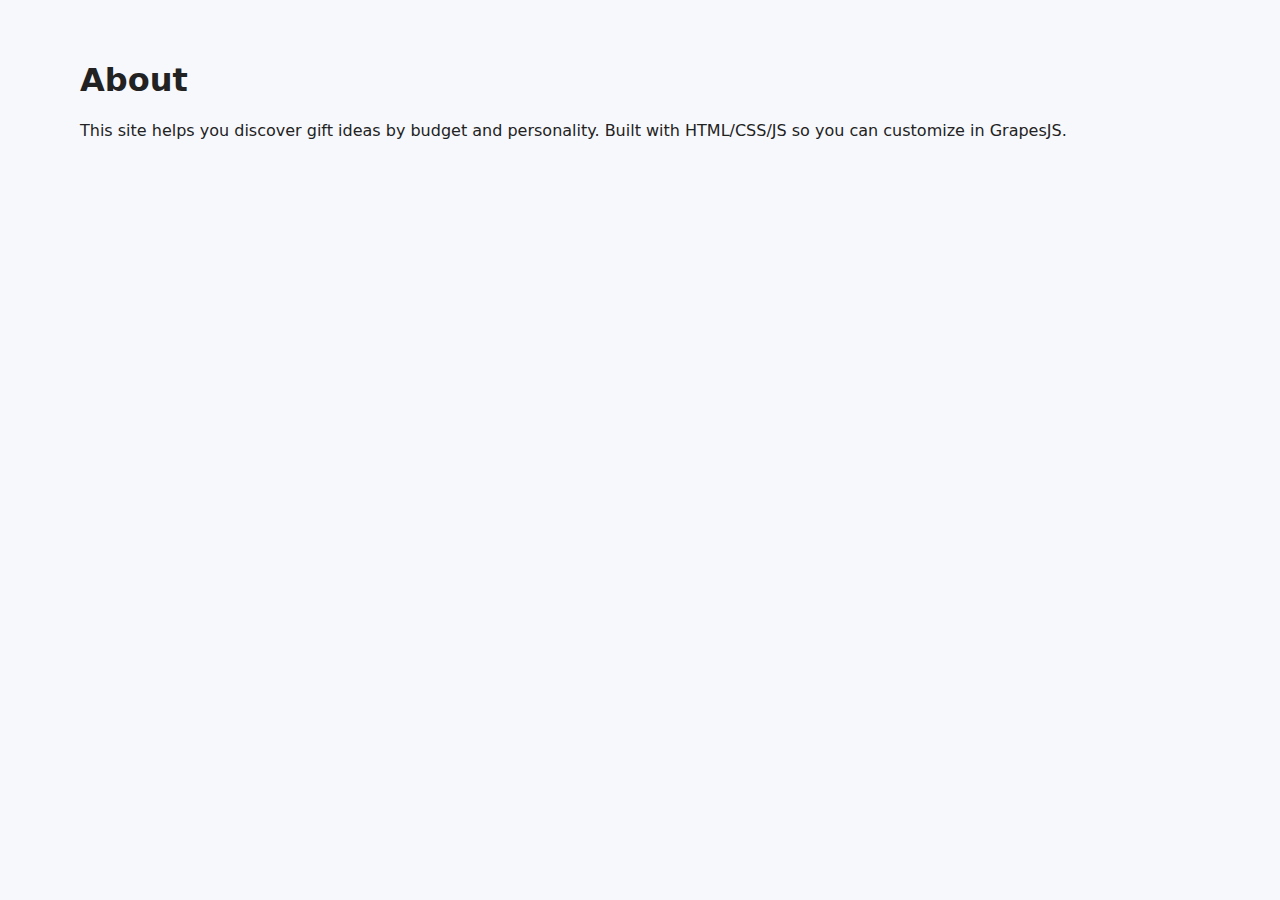
<file: about.html>
<!doctype html>
<html lang="en">
<head>
  <meta charset="utf-8"/>
  <meta name="viewport" content="width=device-width, initial-scale=1"/>
  <title>Gift Finder – About</title>
  <link rel="stylesheet" href="assets/css/styles.css"/>
</head>
<body>
  <main class="container section">
    <h1>About</h1>
    <p>This site helps you discover gift ideas by budget and personality. Built with HTML/CSS/JS so you can customize in GrapesJS.</p>
  </main>

  <script src="assets/js/app.js"></script>
</body>
</html>
</file>
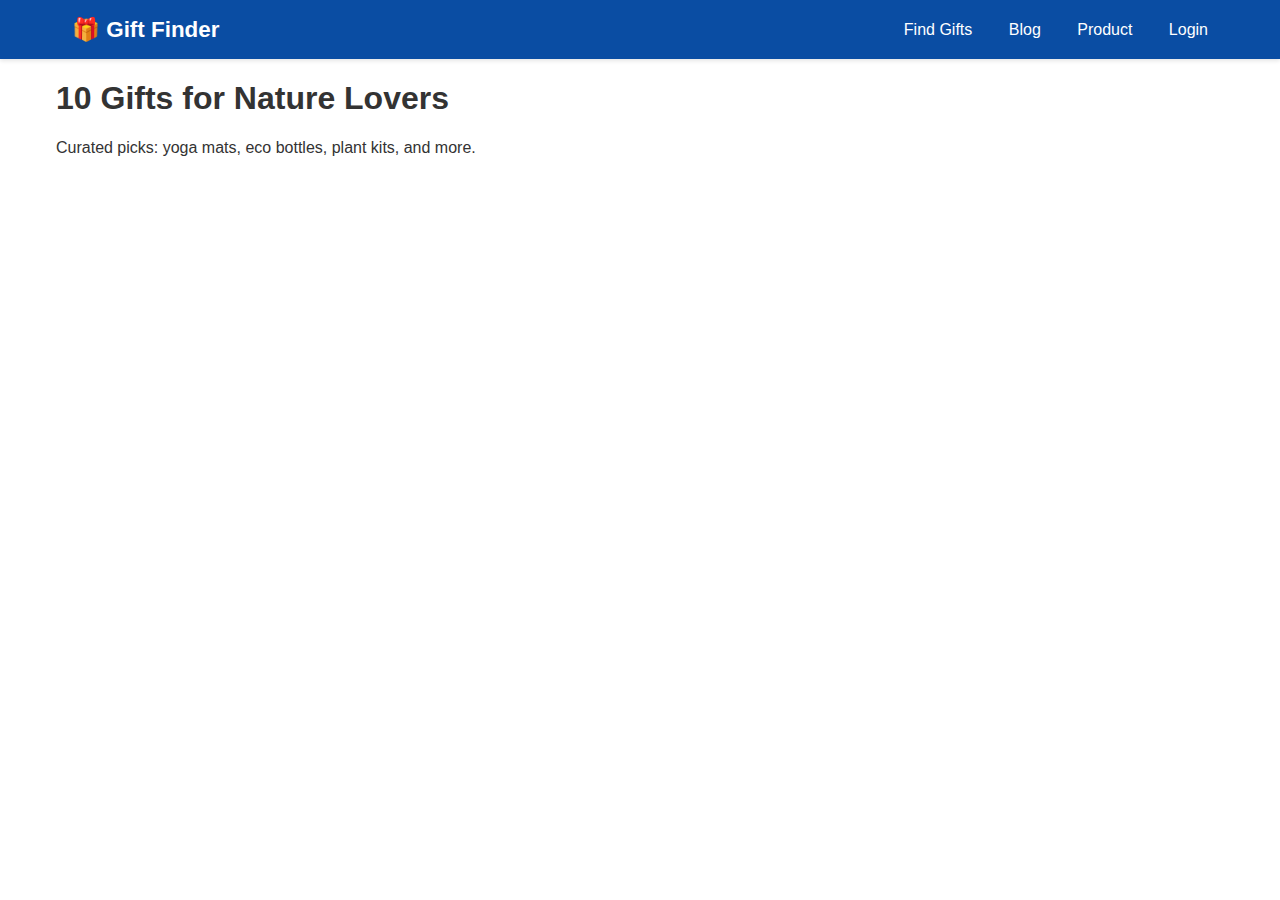
<file: blog-post.html>
<!doctype html>
<html lang="en">
<head>
  <meta charset="utf-8"/>
  <meta name="viewport" content="width=device-width, initial-scale=1"/>
  <title>Gift Finder – Blog Post</title>
  <link rel="stylesheet" href="assets/css/global.css" />
  <link rel="stylesheet" href="assets/css/mobile.css" media="(max-width: 767px)">
</head>
<body>
  <header class="navbar">
    <div class="container nav-content">
      <a class="logo" href="index.html">🎁 Gift Finder</a>
      <nav class="nav-links">
        <a href="form.html">Find Gifts</a>
        <a href="blog.html">Blog</a>
        <a href="results.html">Product</a>

        <!-- ปุ่ม Login (ใช้ตอนยังไม่ล็อกอิน) -->
        <a id="login-entry" href="login.html">Login</a>

        <!----------------------------------บัว--------------------------------------------------------->
        <!-- เมนูโปรไฟล์ (ใช้ตอนล็อกอินแล้ว) -->
        <div class="profile-menu" id="profileMenu" style="display: none;">
          <button class="profile-toggle" id="profileToggle">
            Profile ▾
          </button>
          <div class="profile-dropdown" id="profileDropdown">
            <a href="#" id="fav-link">Favorite</a>
            <a href="#" id="friend-link">Friend</a>
            <button id="logoutBtn" type="button">Logout</button>

            <!-- Dropdown ที่สอง (ซ่อนไว้ก่อน) -->
            <div class="sub-dropdown" id="favDropdown" style="display: none;">
              <h4>Favorites</h4>
              <a href="#">Gift 1</a>
              <a href="#">Gift 2</a>
              <a href="#">Gift 3</a>
            </div>
            <div class="sub-dropdown" id="friendDropdown" style="display: none;">
              <h4>Friends</h4>
              <a href="#">Friend A</a>
              <a href="#">Friend B</a>
              <a href="#">Friend C</a>
            </div>
          </div>
        </div>

      </nav>
    </div>

    <!----------------------------------บัว--------------------------------------------------------->

  </header>
  <main class="container section" id="post"></main>

  <script src="assets/js/app.js"></script>
  <script src="assets/js/blog.js"></script>
  <!-- สคริปต์จัดการเมนูโปรไฟล์และการล็อกอิน -->

  <script>
    (async () => {
      const loginLink = document.getElementById("login-entry");
      const profileMenu = document.getElementById("profileMenu");
      const profileToggle = document.getElementById("profileToggle");
      const profileDropdown = document.getElementById("profileDropdown");
      const logoutBtn = document.getElementById("logoutBtn");

      if (!loginLink || !profileMenu || !profileToggle || !profileDropdown || !logoutBtn) {
        console.warn("nav profile elements not found");
        return;
      }

      // ---- ผูก dropdown ให้ทำงานเสมอ ----
      profileToggle.addEventListener("click", () => {
        profileDropdown.classList.toggle("open");
      });

      document.addEventListener("click", (e) => {
        if (!profileMenu.contains(e.target)) {
          profileDropdown.classList.remove("open");
        }
      });
      //-------------------------------------
      const favLink = document.getElementById("fav-link");
      const friendLink = document.getElementById("friend-link");
      const favDropdown = document.getElementById("favDropdown");
      const friendDropdown = document.getElementById("friendDropdown");

      // ฟังก์ชันซ่อน dropdown ที่สอง
      function hideSubDropdowns() {
        favDropdown.style.display = "none";
        friendDropdown.style.display = "none";
      }

      // คลิก Favorite → แสดง favDropdown + ดึงข้อมูลจาก API
      favLink.addEventListener("click", async (e) => {
        console.log("Favorite clicked");
        e.preventDefault();
        hideSubDropdowns();

        try {
          const response = await fetch('api/get_all_bookmarks.php');
          const data = await response.json();

          if (data.success && data.folders.length > 0) {
            // สร้าง HTML สำหรับแสดงชื่อโฟลเดอร์
            const folderList = data.folders.map(folder => `
        <a href="folder.php?id=${folder.folder_id}">
          ${folder.folder_name}
        </a>
      `).join('');

            favDropdown.innerHTML = `
        <h4>Folders</h4>
        ${folderList}
      `;
          } else {
            favDropdown.innerHTML = '<h4>Folders</h4><p>No folders yet.</p>';
          }

          favDropdown.style.display = "block";

        } catch (err) {
          console.error("Failed to load folders:", err);
          favDropdown.innerHTML = '<h4>Folders</h4><p class="error-message">Error loading folders.</p>';
          favDropdown.style.display = "block";
        }
      });

      /////////////////////////////////////////////// ให้ โบกี้ จัดการต่อ ///////////////////////////////
      // คลิก Friend → แสดง friendDropdown (ตัวอย่าง: ใช้ข้อมูลตัวอย่าง)
      friendLink.addEventListener("click", async (e) => {
        console.log("Friend clicked");
        e.preventDefault();
        hideSubDropdowns();

        try {
          // ตัวอย่าง: ดึงข้อมูลเพื่อนจาก API (ถ้าคุณมีตารางเพื่อน)
          // ถ้ายังไม่มี ให้ใช้ข้อมูลตัวอย่างก่อน
          const friends = [
            { id: 1, name: "Friend A" },
            { id: 2, name: "Friend B" },
            { id: 3, name: "Friend C" }
          ];

          const friendList = friends.map(friend => `
      <a href="#" onclick="alert('Profile of ${friend.name}'); return false;">
        ${friend.name}
      </a>
    `).join('');

          friendDropdown.innerHTML = `
      <h4>Friends</h4>
      ${friendList}
    `;

          friendDropdown.style.display = "block";

        } catch (err) {
          console.error("Failed to load friends:", err);
          friendDropdown.innerHTML = '<h4>Friends</h4><p>Error loading friends.</p>';
          friendDropdown.style.display = "block";
        }
      });
      ////////////////////////////////////////////////////////////////////////////////////////////////

      // คลิกที่อื่น ซ่อน dropdown ทั้งหมด
      document.addEventListener("click", (e) => {
        if (!profileMenu.contains(e.target)) {
          profileDropdown.classList.remove("open");
          hideSubDropdowns();
        }
      });
      //------------------------------------
      logoutBtn.addEventListener("click", async () => {
        try {
          await fetch("api/logout.php", { method: "POST" });
        } catch (err) {
          console.error("logout error:", err);
        }
        localStorage.removeItem("user");
        location.reload();
      });

      // ---- เช็ค session จาก PHP ----
      try {
        const res = await fetch("api/check_session.php");
        if (!res.ok) throw new Error("HTTP " + res.status);
        const data = await res.json();

        if (data.loggedIn) {
          // ล็อกอินแล้ว
          loginLink.style.display = "none";
          profileMenu.style.display = "inline-block";
        } else {
          // ยังไม่ล็อกอิน
          loginLink.style.display = "inline-block";
          loginLink.textContent = "Login";
          loginLink.href = "login.html";
          profileMenu.style.display = "none";
        }
      } catch (err) {
        console.error("check_session error:", err);
        // ถ้าเรียก API ไม่ได้ ให้โชว์ Login ไว้ก่อน
        loginLink.style.display = "inline-block";
        loginLink.textContent = "Login";
        loginLink.href = "login.html";
        profileMenu.style.display = "none";
      }
    })();
  </script>
</body>
</html>
</file>
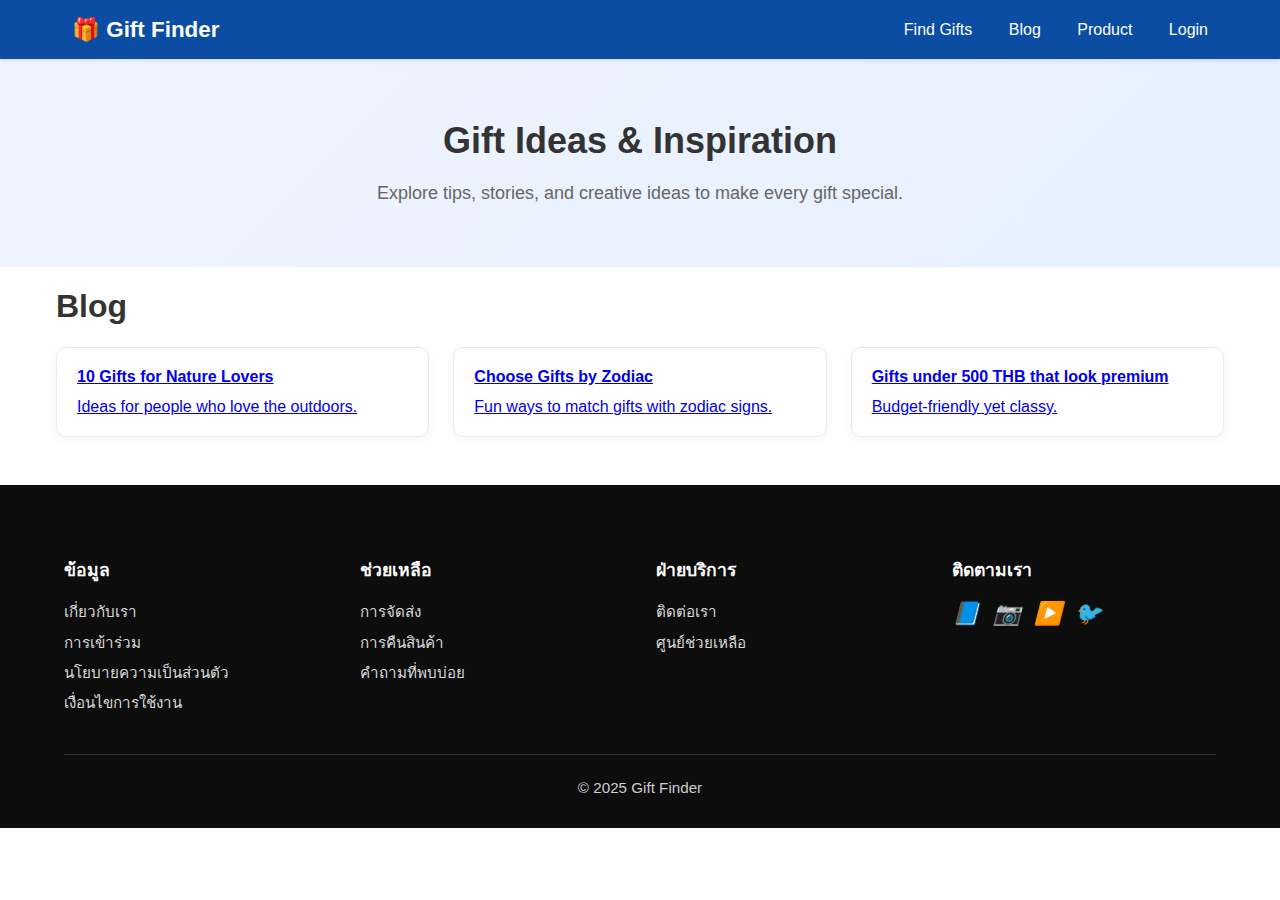
<file: blog.html>
<!doctype html>
<html lang="en">

<head>
  <meta charset="utf-8" />
  <meta name="viewport" content="width=device-width, initial-scale=1" />
  <title>Gift Finder – Blog</title>
  <link rel="stylesheet" href="assets/css/global.css" />
  <link rel="stylesheet" href="assets/css/blog.css" />
  <link rel="stylesheet" href="assets/css/mobile.css" media="(max-width: 767px)">
</head>

<body>
  <header class="navbar">
    <div class="container nav-content">
        <a class="logo" href="index.html">🎁 Gift Finder</a>
        <nav class="nav-links">
          <a href="form.html">Find Gifts</a>
          <a href="blog.html">Blog</a>
          <a href="show_all_product.html">Product</a>
          <a href="login.html">Login</a>
        </nav>
      </div>
    </div>
  </header>

  <section class="hero">
    <div class="container">
      <h1>Gift Ideas & Inspiration</h1>
      <p>Explore tips, stories, and creative ideas to make every gift special.</p>
    </div>
  </section>

  <main class="container section">
    <h1>Blog</h1>
    <div class="grid cards" id="blogList">
      <!-- จะถูก inject ด้วย JS -->
    </div>
  </main>

  <script src="assets/js/app.js"></script>
  <script src="assets/js/blog.js"></script>

  <footer class="footer">
    <div class="footer-container">

      <div class="footer-columns">
        <div class="footer-col">
          <h4>ข้อมูล</h4>
          <a href="#">เกี่ยวกับเรา</a>
          <a href="#">การเข้าร่วม</a>
          <a href="#">นโยบายความเป็นส่วนตัว</a>
          <a href="#">เงื่อนไขการใช้งาน</a>
        </div>

        <div class="footer-col">
          <h4>ช่วยเหลือ</h4>
          <a href="#">การจัดส่ง</a>
          <a href="#">การคืนสินค้า</a>
          <a href="#">คำถามที่พบบ่อย</a>
        </div>

        <div class="footer-col">
          <h4>ฝ่ายบริการ</h4>
          <a href="#">ติดต่อเรา</a>
          <a href="#">ศูนย์ช่วยเหลือ</a>
        </div>

        <div class="footer-col">
          <h4>ติดตามเรา</h4>
          <div class="social-icons">
            <i>📘</i>
            <i>📷</i>
            <i>▶️</i>
            <i>🐦</i>
          </div>
        </div>
      </div>

      <div class="footer-copy">
        © 2025 Gift Finder
      </div>

    </div>
  </footer>

</body>

</html>
</file>
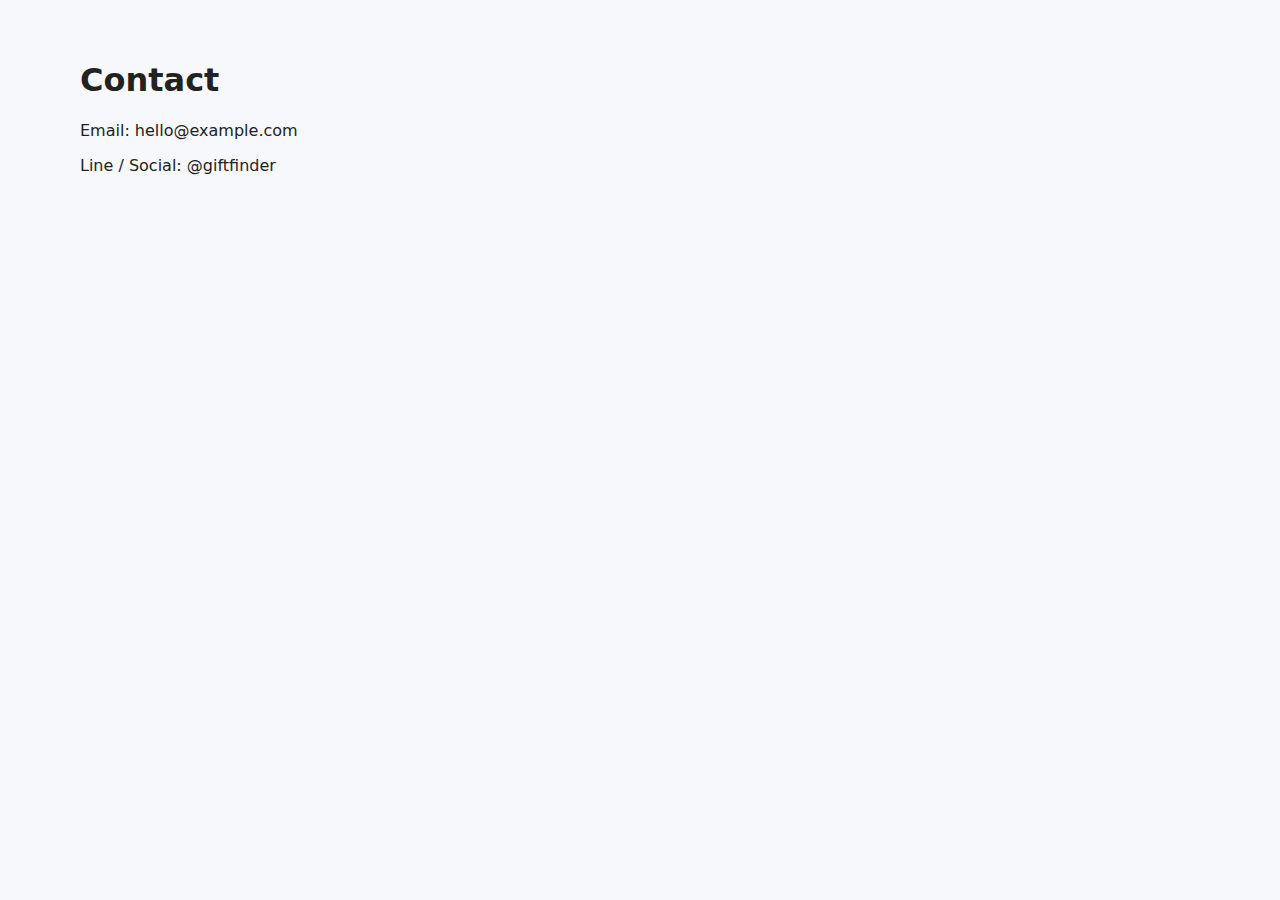
<file: contact.html>
<!doctype html>
<html lang="en">
<head>
  <meta charset="utf-8"/>
  <meta name="viewport" content="width=device-width, initial-scale=1"/>
  <title>Gift Finder – Contact</title>
  <link rel="stylesheet" href="assets/css/styles.css"/>
</head>
<body>
  <main class="container section">
    <h1>Contact</h1>
    <p>Email: hello@example.com</p>
    <p>Line / Social: @giftfinder</p>
  </main>

  <script src="assets/js/app.js"></script>
</body>
</html>
</file>
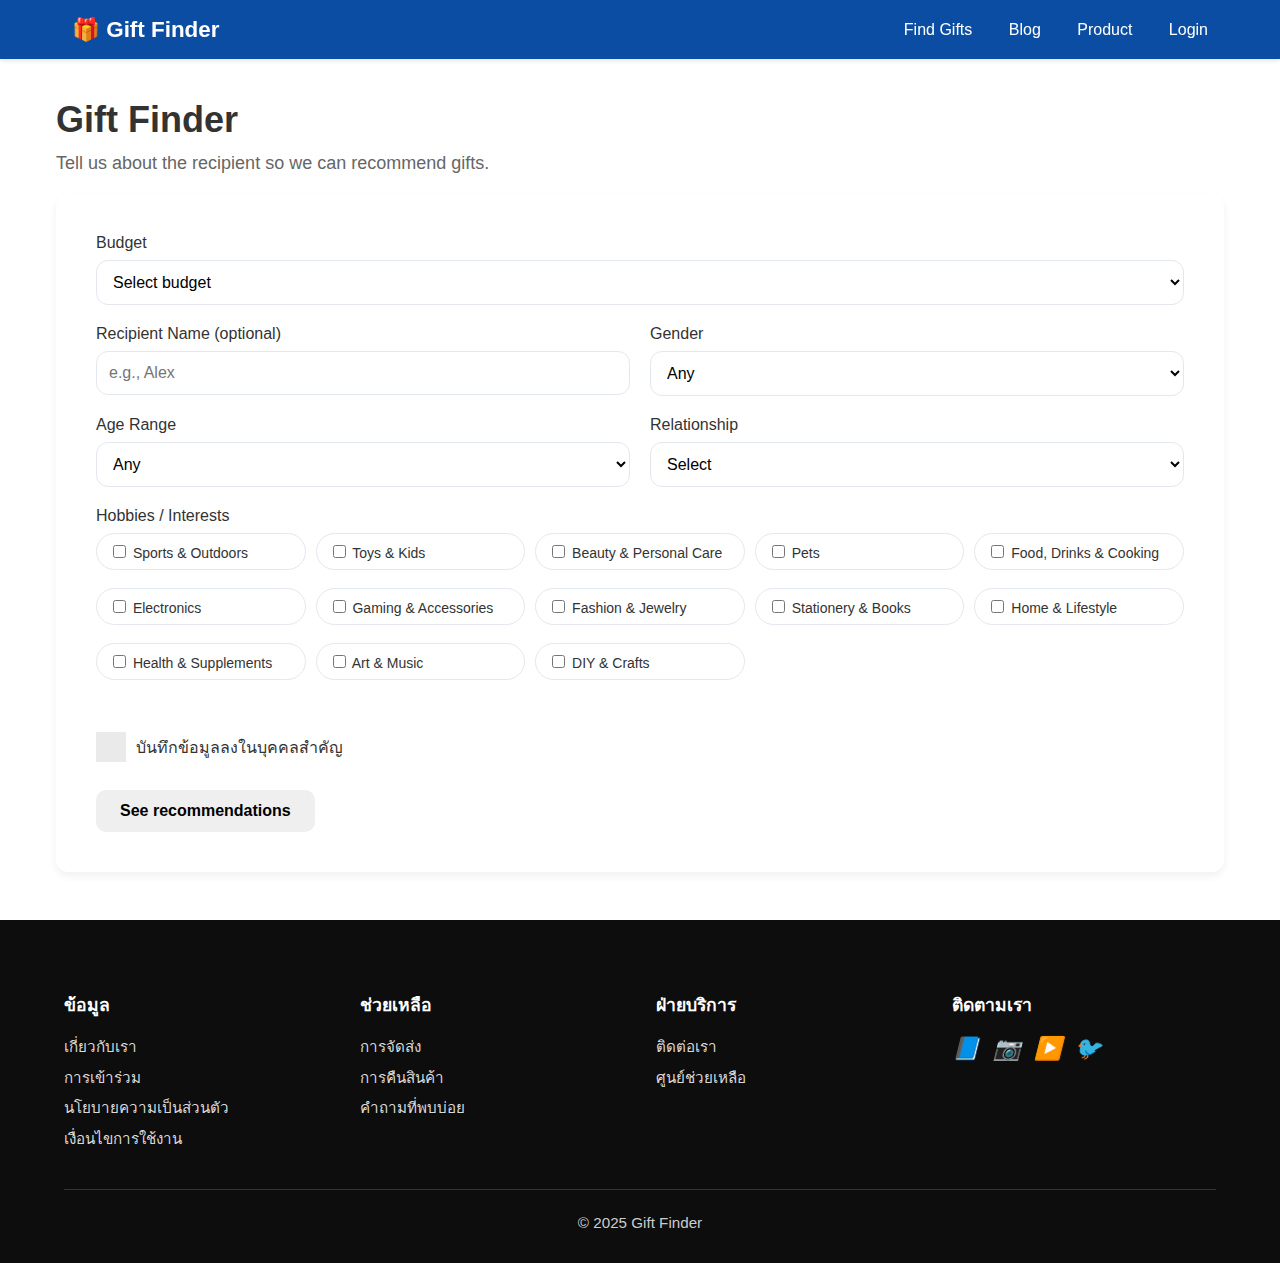
<file: form.html>
<!doctype html>
<html lang="en">

<head>
  <meta charset="utf-8" />
  <meta name="viewport" content="width=device-width, initial-scale=1" />
  <title>Gift Finder – Form</title>
  <link rel="stylesheet" href="assets/css/global.css" />
  <link rel="stylesheet" href="assets/css/form.css" />
  <link rel="stylesheet" href="assets/css/mobile.css" media="(max-width: 767px)">
</head>

<body>
  <!-- Navbar แบบ static -->
  <header class="navbar">
    <div class="container nav-content">
      <a class="logo" href="index.html">🎁 Gift Finder</a>
      <nav class="nav-links">
        <a href="form.html">Find Gifts</a>
        <a href="blog.html">Blog</a>
        <a href="results.html">Product</a>

        <!-- ปุ่ม Login (ใช้ตอนยังไม่ล็อกอิน) -->
        <a id="login-entry" href="login.html">Login</a>

        <!-- 🔽 Friends / Important people (โชว์เฉพาะตอนล็อกอิน) -->
        <div class="nav-dropdown" id="friendsDropdown" style="display:none;">
          <button class="nav-link-btn" type="button">
            Friends
            <span>▼</span>
          </button>
          <div class="dropdown-menu">
            <div class="dropdown-content" id="recipient-list">
              <!-- JS จะเติมรายชื่อบุคคลสำคัญมาตรงนี้ -->
            </div>
            <div class="dropdown-footer">
              <button type="button" class="add-friend-btn" id="add-friend-btn">
                + Add person
              </button>
            </div>
          </div>
        </div>
      </nav>


    </div>
  </header>

  <!-- เนื้อหาหลัก -->
  <main class="section">
    <div class="container">
      <h1>Gift Finder</h1>
      <p>Tell us about the recipient so we can recommend gifts.</p>

      <form id="gift-form">
        <input type="hidden" name="recipient_id" id="recipient_id">
        <div class="row">
          <div class="col-12">
            <label>Budget</label>
            <select name="budget" required>
              <option value="">Select budget</option>
              <option value="1">0–500 THB</option>
              <option value="2">500–1000 THB</option>
              <option value="3">1000–3000 THB</option>
              <option value="4">3000+ THB</option>
            </select>
          </div>

          <div class="col-6">
            <label>Recipient Name (optional)</label>
            <input name="name" placeholder="e.g., Alex" />
          </div>
          <div class="col-6">
            <label>Gender</label>
            <select name="gender">
              <option value="1">Any</option>
              <option value="2">Male</option>
              <option value="3">Female</option>
              <option value="4">Non-binary</option>
            </select>
          </div>

          <div class="col-6">
            <label>Age Range</label>
            <select name="age">
              <option value="1">Any</option>
              <option value="2">0–5y</option>
              <option value="3">6-12y</option>
              <option value="4">13–19y</option>
              <option value="5">20–35y</option>
              <option value="6">36–50y</option>
              <option value="7">50+</option>
            </select>
          </div>
          <div class="col-6">
            <label>Relationship</label>
            <select name="relationship">
              <option value="">Select</option>
              <option value="1"> Friend</option>
              <option value="2">Lover / Partner</option>
              <option value="3">Family</option>
              <option value="4">Respectful Adults</option>
              <option value="5">Self-gift</option>
              <option value="6">Guests</option>

            </select>
          </div>

          <div class="col-12">
            <label>Hobbies / Interests</label>
            <div class="stack" id="interests"></div>
          </div>

          <!-- <div class="col-12">
            <label>Personality</label>
            <div class="stack" id="personality">
              <label class="pill"><input type="checkbox" value="modern">Modern</label>
              <label class="pill"><input type="checkbox" value="innovative">Innovative</label>
              <label class="pill"><input type="checkbox" value="calm">Calm</label>
              <label class="pill"><input type="checkbox" value="health-conscious">Health-conscious</label>
              <label class="pill"><input type="checkbox" value="simple">Simple</label>
              <label class="pill"><input type="checkbox" value="aesthetic">Aesthetic</label>
              <label class="pill"><input type="checkbox" value="animal-lover">Animal lover</label>
              <label class="pill"><input type="checkbox" value="thoughtful">Thoughtful</label>
              <label class="pill"><input type="checkbox" value="quiet">Quiet</label>
            </div>
          </div> -->
          <div class="col-12">
            <div class="checkbox-wrapper">
              <input id="terms-checkbox-37" name="save_profile" type="checkbox">
              <label class="terms-label" for="terms-checkbox-37">
                <svg xmlns="http://www.w3.org/2000/svg" fill="none" viewBox="0 0 200 200" class="checkbox-svg">
                  <mask fill="white" id="path-1-inside-1_476_5-37">
                    <rect width="200" height="200"></rect>
                  </mask>
                  <rect class="checkbox-box" width="200" ห height="200" mask="url(#path-1-inside-1_476_5-37)"
                    stroke-width="40">
                  </rect>
                  <path class="checkbox-tick" d="M52 111.018L76.9867 136L149 64" stroke-width="15">
                  </path>
                </svg>
                <span class="label-text">บันทึกข้อมูลลงในบุคคลสำคัญ</span>
              </label>
              <button type="button" id="deleteFriendBtn" class="danger-btn" style="display:none; margin-top: 8px;">
                ลบบุคคลสำคัญนี้
              </button>

            </div>
          </div>

          <div class="col-12">
            <button class="btn" type="submit">See recommendations</button>
          </div>
        </div>
      </form>
    </div>
  </main>
  <footer class="footer">
    <div class="footer-container">

      <div class="footer-columns">
        <div class="footer-col">
          <h4>ข้อมูล</h4>
          <a href="#">เกี่ยวกับเรา</a>
          <a href="#">การเข้าร่วม</a>
          <a href="#">นโยบายความเป็นส่วนตัว</a>
          <a href="#">เงื่อนไขการใช้งาน</a>
        </div>

        <div class="footer-col">
          <h4>ช่วยเหลือ</h4>
          <a href="#">การจัดส่ง</a>
          <a href="#">การคืนสินค้า</a>
          <a href="#">คำถามที่พบบ่อย</a>
        </div>

        <div class="footer-col">
          <h4>ฝ่ายบริการ</h4>
          <a href="#">ติดต่อเรา</a>
          <a href="#">ศูนย์ช่วยเหลือ</a>
        </div>

        <div class="footer-col">
          <h4>ติดตามเรา</h4>
          <div class="social-icons">
            <i>📘</i>
            <i>📷</i>
            <i>▶️</i>
            <i>🐦</i>
          </div>
        </div>
      </div>

      <div class="footer-copy">
        © 2025 Gift Finder
      </div>

    </div>
  </footer>
  <script src="assets/js/form.js"></script>
  <script>
    (async () => {
      const loginLink = document.getElementById("login-entry");
      const friendsDropdown = document.getElementById("friendsDropdown");

      if (!loginLink || !friendsDropdown) return;

      try {
        const res = await fetch("api/check_session.php");
        if (!res.ok) throw new Error("HTTP " + res.status);

        const raw = await res.text();
        console.log("check_session RAW:", raw);

        let data;
        try {
          data = JSON.parse(raw);
        } catch (e) {
          console.error("check_session not JSON:", raw);
          // เช็ค session ไม่ได้ → แสดง Login ไว้ก่อน
          loginLink.style.display = "inline-block";
          friendsDropdown.style.display = "none";
          return;
        }

        if (data.loggedIn) {
          loginLink.style.display = "none";
          friendsDropdown.style.display = "inline-block";
        } else {
          loginLink.style.display = "inline-block";
          friendsDropdown.style.display = "none";
        }
      } catch (err) {
        console.error("check_session error:", err);
        loginLink.style.display = "inline-block";
        friendsDropdown.style.display = "none";
      }
    })();
  </script>


</body>

</html>
</file>
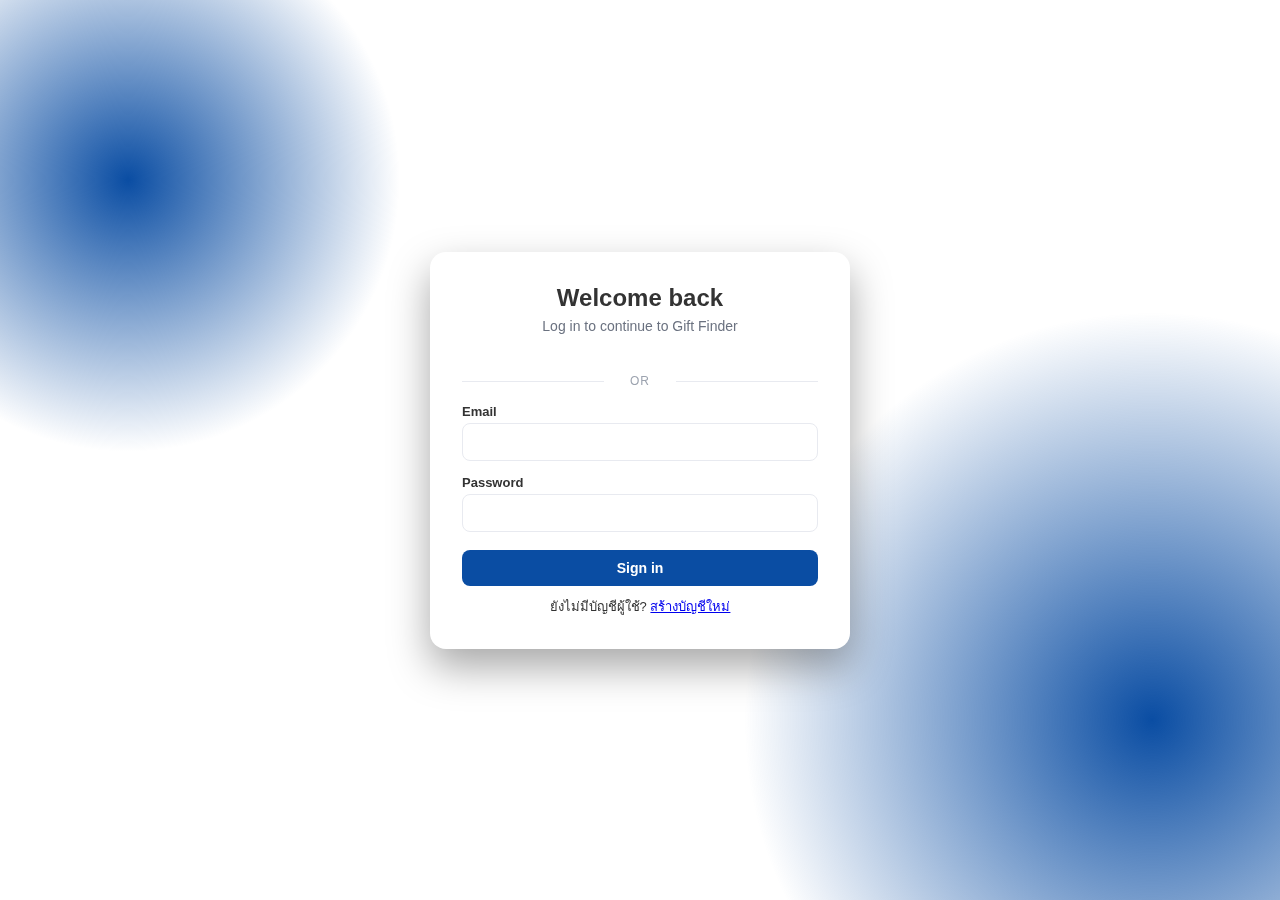
<file: login.html>
<!DOCTYPE html>
<html lang="en">
<head>
    <meta charset="UTF-8" />
    <title>Login – Gift Finder</title>

    <link rel="stylesheet" href="assets/css/global.css" />
    <link rel="stylesheet" href="assets/css/login.css">
    <link rel="stylesheet" href="assets/css/mobile.css" media="(max-width: 767px)">

    <!-- Google Sign-In script -->
    <script src="https://accounts.google.com/gsi/client" async defer></script>
</head>
<body>

    <div class="overlay">
        <div class="login-modal">
            <h2 class="title">Welcome back</h2>
            <p class="subtitle">Log in to continue to Gift Finder</p>

            <!-- Google Sign-In -->
            <div id="g_id_onload"
                data-client_id="606004835290-q0s9uhm0jgicbh2l2d4tfrnasp6q5fn5.apps.googleusercontent.com"
                data-context="signin"
                data-ux_mode="popup"
                data-callback="handleCredentialResponse"
                data-auto_prompt="false">
            </div>

            <div class="social-login">
                <div class="g_id_signin" data-type="standard" data-size="large" data-theme="outline"
                    data-text="continue_with" data-logo_alignment="left">
                </div>
            </div>

            <div class="divider"><span>or</span></div>

            <!-- แบบฟอร์ม Sign in ปกติ -->
            <form action="api/authenticate.php" method="POST" class="login-form">
                <label class="field">
                    <span class="field-label">Email</span>
                    <input type="email" name="email" required />
                </label>

                <label class="field">
                    <span class="field-label">Password</span>
                    <input type="password" name="password" required />
                </label>

                <button type="submit" class="btn primary">Sign in</button>
            </form>
            <div style="text-align:center; margin-top:10px; font-size:13px;">
                ยังไม่มีบัญชีผู้ใช้?
                <a href="register.html">สร้างบัญชีใหม่</a>
            </div>

            <!-- กล่องแสดง error ด้วย JS -->
            <div class="error-msg" id="errorBox"></div>
        </div>
    </div>

    <!-- JS แสดง error จาก URL + ฟังก์ชันจัดการ Google Sign-In -->
    <script>
        const params = new URLSearchParams(location.search);
        if (params.get("error")) {
            document.getElementById("errorBox").textContent = "Login failed. Please try again.";
        }

        // ฟังก์ชันที่ Google จะเรียกเมื่อผู้ใช้ล็อกอินสำเร็จ
        function handleCredentialResponse(response) {
            // สร้าง form เพื่อส่ง token ไปยัง googlelogin.php
            const form = document.createElement('form');
            form.method = 'POST';
            form.action = '/H3/api/googlelogin.php';

            const input = document.createElement('input');
            input.type = 'hidden';
            input.name = 'credential';
            input.value = response.credential;

            form.appendChild(input);
            document.body.appendChild(form);
            form.submit();
        }
    </script>

</body>
</html>
</file>
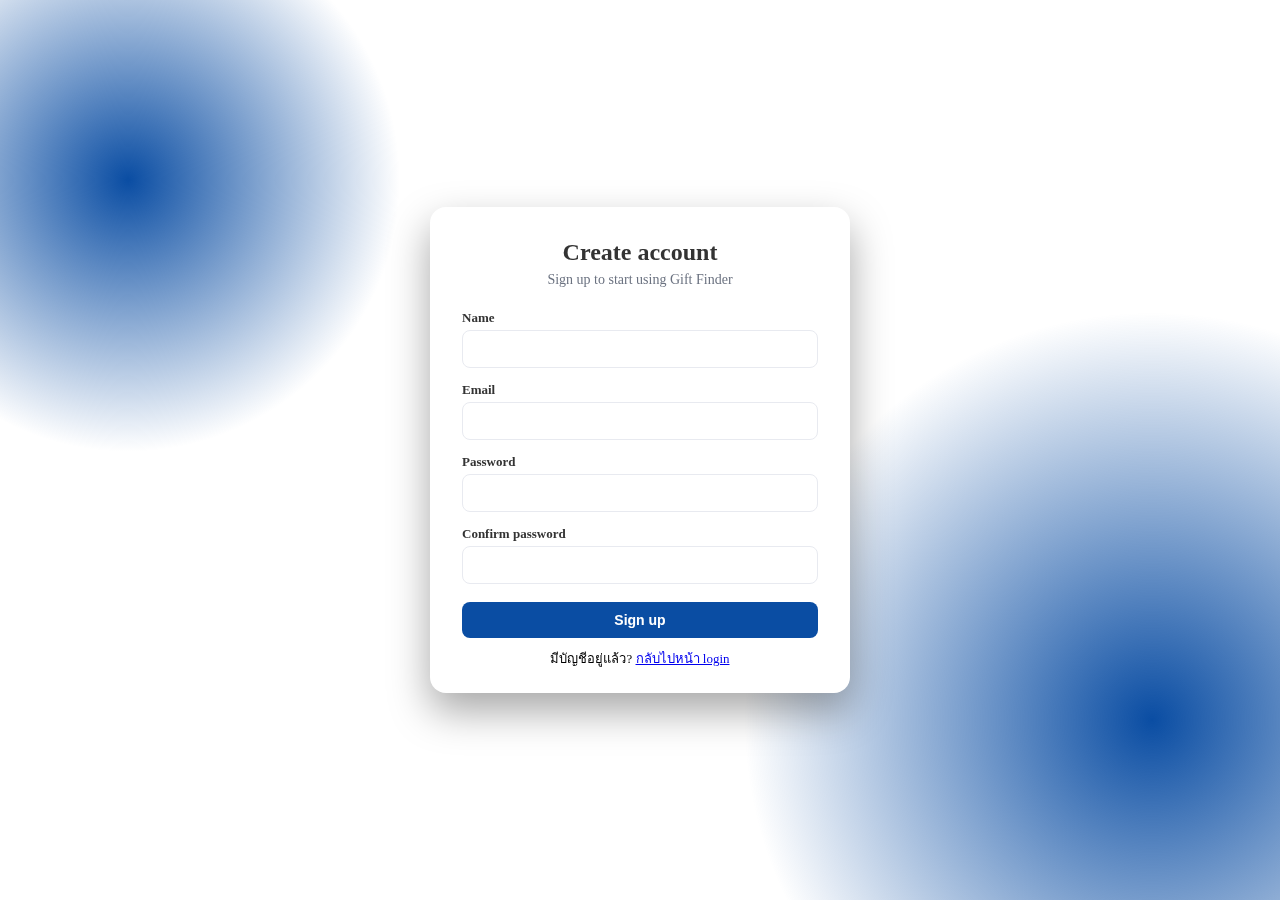
<file: register.html>
<!DOCTYPE html>
<html lang="en">

<head>
    <meta charset="UTF-8" />
    <title>Register – Gift Finder</title>

    <!-- ใช้ CSS เดียวกับหน้า login -->
    <link rel="stylesheet" href="assets/css/login.css">
</head>

<body>
    <div class="overlay">
        <div class="login-modal">
            <h2 class="title">Create account</h2>
            <p class="subtitle">Sign up to start using Gift Finder</p>

            <form action="api/register.php" method="POST" class="login-form">
                <label class="field">
                    <span class="field-label">Name</span>
                    <input type="text" name="name" required />
                </label>

                <label class="field">
                    <span class="field-label">Email</span>
                    <input type="email" name="email" required />
                </label>

                <label class="field">
                    <span class="field-label">Password</span>
                    <input type="password" name="password" required minlength="6" />
                </label>

                <label class="field">
                    <span class="field-label">Confirm password</span>
                    <input type="password" name="password_confirm" required minlength="6" />
                </label>

                <button type="submit" class="btn primary">Sign up</button>
            </form>

            <div class="error-msg" id="errorBox">
                <!-- ข้อความ error / success จะถูกเติมด้วย PHP ผ่าน ?error= / ?success= -->
            </div>

            <div style="text-align:center; margin-top:10px; font-size:13px;">
                มีบัญชีอยู่แล้ว?
                <a href="login.html">กลับไปหน้า login</a>
            </div>
        </div>
    </div>

    <!-- JS แสดง error/success จาก URL -->
    <script>
        const params = new URLSearchParams(location.search);
        const error = params.get("error");
        const success = params.get("success");
        const box = document.getElementById("errorBox");

        if (error && box) {
            if (error === "password_mismatch") {
                box.textContent = "รหัสผ่านทั้งสองช่องไม่ตรงกัน";
            } else if (error === "email_exists") {
                box.textContent = "อีเมลนี้มีบัญชีอยู่แล้ว ลองเข้าสู่ระบบแทน";
            } else {
                box.textContent = "ไม่สามารถสมัครสมาชิกได้ กรุณาลองใหม่อีกครั้ง";
            }
        } else if (success && box) {
            if (success === "1") {
                box.style.color = "#16a34a"; // เขียว
                box.textContent = "สมัครสมาชิกสำเร็จแล้ว! กรุณาเข้าสู่ระบบ";
            }
        }
    </script>
</body>

</html>
</file>
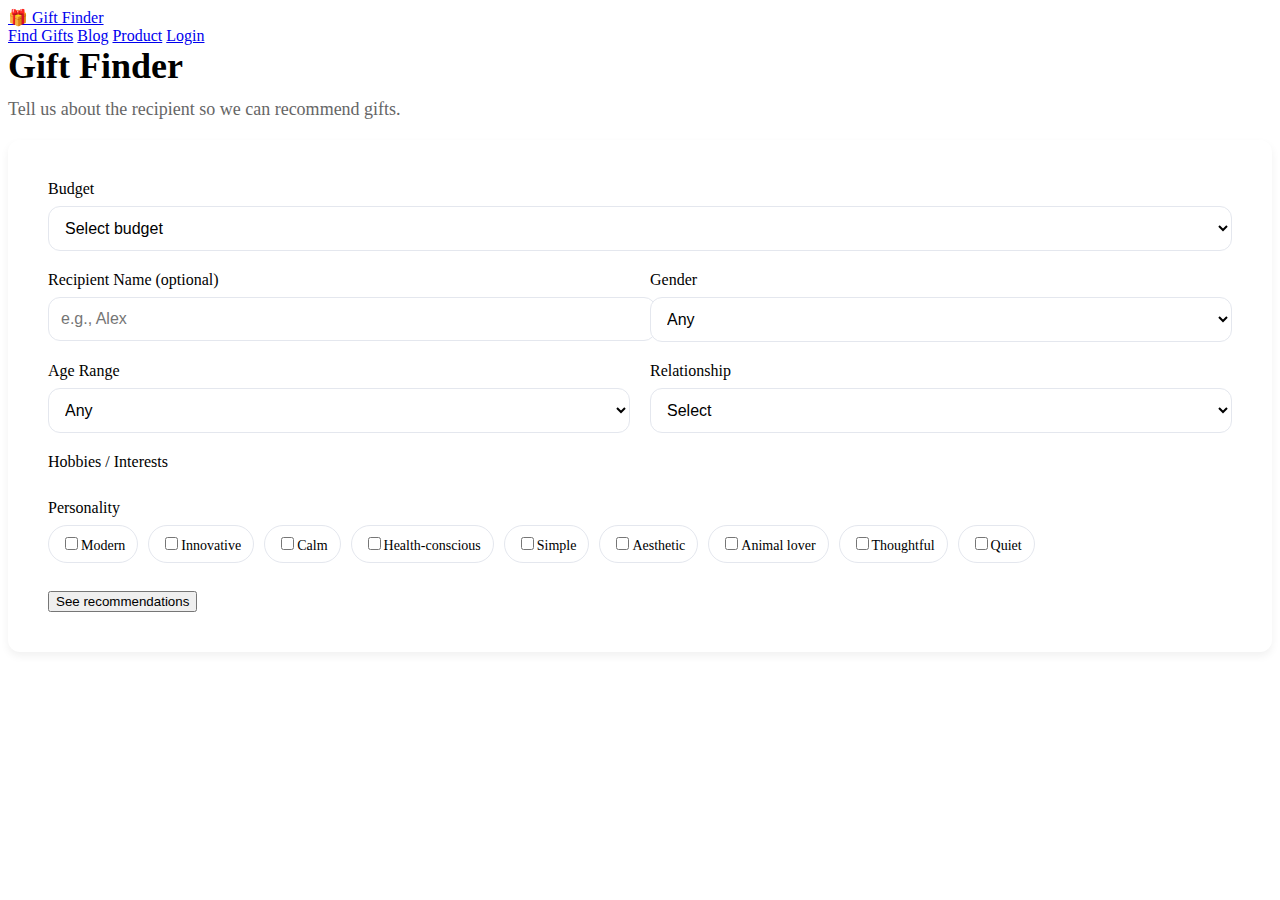
<file: H3/form.html>
<!doctype html>
<html lang="en">
<head>
  <meta charset="utf-8"/>
  <meta name="viewport" content="width=device-width, initial-scale=1"/>
  <title>Gift Finder – Form</title>
  <link rel="stylesheet" href="assets/css/form.css"/>
</head>
<body>
  <!-- Navbar แบบ static -->
  <header class="navbar">
    <div class="container">
      <div class="nav">
        <a class="brand" href="index.html">🎁 Gift Finder</a>
        <nav class="nav-links">
          <a href="form.html">Find Gifts</a>
          <a href="blog.html">Blog</a>
          <a href="results.html">Product</a>
          <a href="login.html">Login</a>
        </nav>
      </div>
    </div>
  </header>

  <!-- เนื้อหาหลัก -->
  <main class="container section">
    <h1>Gift Finder</h1>
    <p>Tell us about the recipient so we can recommend gifts.</p>

    <form id="gift-form">
      <div class="row">
        <div class="col-12">
          <label>Budget</label>
          <select name="budget" required>
            <option value="">Select budget</option>
            <option value="0-500">0–500 THB</option>
            <option value="500-1000">500–1000 THB</option>
            <option value="1000-2000">1000–2000 THB</option>
            <option value="2000+">2000+ THB</option>
          </select>
        </div>

        <div class="col-6">
          <label>Recipient Name (optional)</label>
          <input name="name" placeholder="e.g., Alex"/>
        </div>
        <div class="col-6">
          <label>Gender</label>
          <select name="gender">
            <option value="">Any</option>
            <option value="male">Male</option>
            <option value="female">Female</option>
          </select>
        </div>

        <div class="col-6">
          <label>Age Range</label>
          <select name="age">
            <option value="">Any</option>
            <option value="18-25">18–25</option>
            <option value="26-35">26–35</option>
            <option value="36-50">36–50</option>
            <option value="50+">50+</option>
          </select>
        </div>
        <div class="col-6">
          <label>Relationship</label>
          <select name="relationship">
            <option value="">Select</option>
            <option>Friend</option>
            <option>Partner</option>
            <option>Parent</option>
            <option>Child</option>
            <option>Sibling</option>
          </select>
        </div>

        <div class="col-12">
          <label>Hobbies / Interests</label>
          <div class="stack" id="interests"></div>
        </div>

        <div class="col-12">
          <label>Personality</label>
          <div class="stack" id="personality">
            <label class="pill"><input type="checkbox" value="modern">Modern</label>
            <label class="pill"><input type="checkbox" value="innovative">Innovative</label>
            <label class="pill"><input type="checkbox" value="calm">Calm</label>
            <label class="pill"><input type="checkbox" value="health-conscious">Health-conscious</label>
            <label class="pill"><input type="checkbox" value="simple">Simple</label>
            <label class="pill"><input type="checkbox" value="aesthetic">Aesthetic</label>
            <label class="pill"><input type="checkbox" value="animal-lover">Animal lover</label>
            <label class="pill"><input type="checkbox" value="thoughtful">Thoughtful</label>
            <label class="pill"><input type="checkbox" value="quiet">Quiet</label>
          </div>
        </div>

        <div class="col-12">
          <button class="btn" type="submit">See recommendations</button>
        </div>
      </div>
    </form>
  </main>
</body>
</html>
</file>
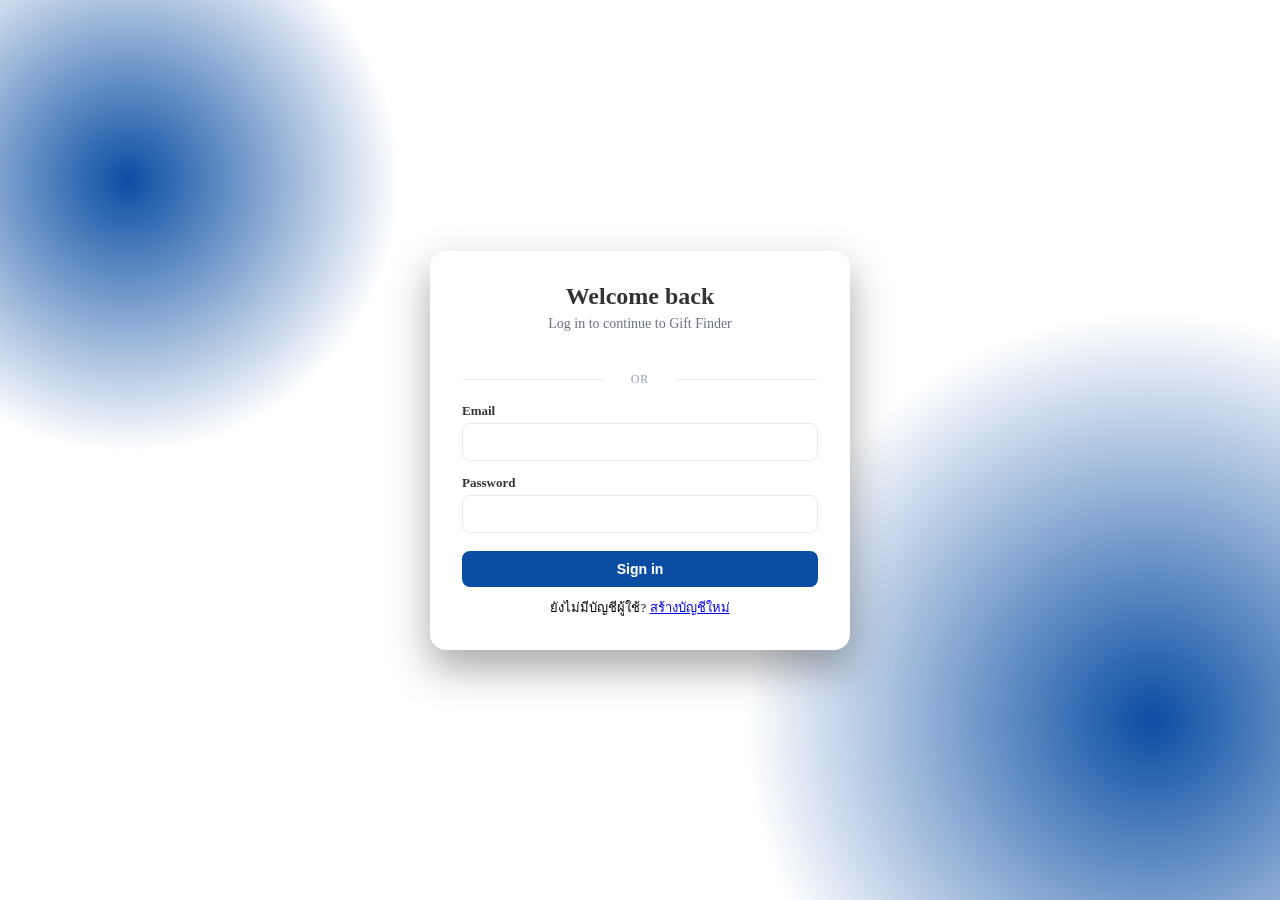
<file: H3/login.html>
<!DOCTYPE html>
<html lang="en">
<head>
    <meta charset="UTF-8" />
    <title>Login – Gift Finder</title>

    <!-- โหลดไฟล์ CSS ที่แยกออกมา -->
    <link rel="stylesheet" href="assets/css/login.css">

    <!-- Google Sign-In script -->
    <script src="https://accounts.google.com/gsi/client" async defer></script>
</head>
<body>

    <div class="overlay">
        <div class="login-modal">
            <h2 class="title">Welcome back</h2>
            <p class="subtitle">Log in to continue to Gift Finder</p>

            <!-- Google Sign-In -->
            <div id="g_id_onload"
                data-client_id="606004835290-q0s9uhm0jgicbh2l2d4tfrnasp6q5fn5.apps.googleusercontent.com"
                data-context="signin"
                data-ux_mode="popup"
                data-callback="handleCredentialResponse"
                data-auto_prompt="false">
            </div>

            <div class="social-login">
                <div class="g_id_signin" data-type="standard" data-size="large" data-theme="outline"
                    data-text="continue_with" data-logo_alignment="left">
                </div>
            </div>

            <div class="divider"><span>or</span></div>

            <!-- แบบฟอร์ม Sign in ปกติ -->
            <form action="api/authenticate.php" method="POST" class="login-form">
                <label class="field">
                    <span class="field-label">Email</span>
                    <input type="email" name="email" required />
                </label>

                <label class="field">
                    <span class="field-label">Password</span>
                    <input type="password" name="password" required />
                </label>

                <button type="submit" class="btn primary">Sign in</button>
            </form>
            <div style="text-align:center; margin-top:10px; font-size:13px;">
                ยังไม่มีบัญชีผู้ใช้?
                <a href="register.html">สร้างบัญชีใหม่</a>
            </div>

            <!-- กล่องแสดง error ด้วย JS -->
            <div class="error-msg" id="errorBox"></div>
        </div>
    </div>

    <!-- JS แสดง error จาก URL + ฟังก์ชันจัดการ Google Sign-In -->
    <script>
        const params = new URLSearchParams(location.search);
        if (params.get("error")) {
            document.getElementById("errorBox").textContent = "Login failed. Please try again.";
        }

        // ฟังก์ชันที่ Google จะเรียกเมื่อผู้ใช้ล็อกอินสำเร็จ
        function handleCredentialResponse(response) {
            // สร้าง form เพื่อส่ง token ไปยัง googlelogin.php
            const form = document.createElement('form');
            form.method = 'POST';
            form.action = '/H3/api/googlelogin.php';

            const input = document.createElement('input');
            input.type = 'hidden';
            input.name = 'credential';
            input.value = response.credential;

            form.appendChild(input);
            document.body.appendChild(form);
            form.submit();
        }
    </script>

</body>
</html>
</file>
<file: assets/css/styles.css>
:root{--primary:#2e5cff;--secondary:#00b894;--text:#222;--muted:#666;--bg:#f7f8fc;--card:#ffffff;--danger:#ff4757}
*{box-sizing:border-box}body{margin:0;font-family:system-ui,-apple-system,Segoe UI,Roboto,Ubuntu,Helvetica,Arial,sans-serif;color:var(--text);background:var(--bg)}
a{text-decoration:none;color:var(--primary)}img{max-width:100%;display:block}
.container{max-width:1120px;margin:0 auto;padding:16px}
header{background:#fff;border-bottom:1px solid #e8eaf0;position:sticky;top:0;z-index:10}
.nav{display:flex;align-items:center;justify-content:space-between;padding:12px 0}
.brand{font-weight:700;font-size:20px;color:var(--text)}
.nav a{margin-left:16px;color:var(--text)}
.hero{padding:56px 0;text-align:center}
.hero h1{font-size:36px;margin:0 0 12px}
.hero p{color:var(--muted);margin:0 0 20px}
.btn{display:inline-block;background:var(--primary);color:#fff;padding:12px 18px;border-radius:10px;font-weight:600}
.btn.secondary{background:var(--secondary)}
.grid{display:grid;gap:16px}
.grid.cards{grid-template-columns:repeat(auto-fill,minmax(240px,1fr))}
.card{background:var(--card);border:1px solid #e8eaf0;border-radius:12px;overflow:hidden;display:flex;flex-direction:column}
.card-body{padding:12px 14px;display:flex;flex-direction:column;gap:8px}
.price{font-weight:700}
.badge{display:inline-block;background:#eef2ff;color:#1e3a8a;padding:4px 8px;border-radius:999px;font-size:12px}
.section{padding:40px 0}
.footer{padding:28px 0;border-top:1px solid #e8eaf0;color:var(--muted);text-align:center;background:#fff}
form input,form select,form textarea{width:100%;padding:12px;border:1px solid #e4e7ee;border-radius:10px;background:#fff}
form .row{display:grid;grid-template-columns:repeat(12,1fr);gap:14px}
form .col-6{grid-column:span 6}
form .col-12{grid-column:span 12}
.stack{display:flex;gap:10px;flex-wrap:wrap}
.pill{border:1px solid #e4e7ee;padding:8px 12px;border-radius:999px;cursor:pointer}
.pill input{display:none}
.pill.active{background:#eef2ff;border-color:#c7d2fe}
.cart-table{width:100%;border-collapse:collapse}
.cart-table th,.cart-table td{padding:12px;border-bottom:1px solid #e8eaf0;text-align:left}
.total{display:flex;justify-content:flex-end;gap:20px;align-items:center;margin-top:10px}
.empty{padding:40px;text-align:center;color:var(--muted)}

.empty{padding:40px;text-align:center;color:var(--muted)}

/* ✅ แสดงคำอธิบายสินค้าแบบมีย่อหน้า */
.product-description {
    line-height: 1.6;
    margin: 1rem 0;
    color: #333;
}

.product-description p {
    margin: 0 0 1em 0;
}
</file>
<file: assets/css/global.css>
/* ========== ROOT ========== */
:root {
  --primary: #0a4da3;
  --accent: #ff8200;
  --text: #333;
  --bg-light: #f7f8fa;
  --card: #ffffff;
  --border: #e8eaf0;
  --radius: 10px;
  --spacing-sm: 12px;
  --spacing-md: 16px;
  --spacing-lg: 20px;
  --font-size-md: 16px;
  --font-size-lg: 18px;
  --font-weight-medium: 500;
  --font-weight-semibold: 600;
  --font-weight-bold: 700;
  --shadow-sm: 0 1px 2px rgba(0,0,0,0.05);
  --shadow: 0 4px 8px rgba(0,0,0,0.06);
}

/* ========== RESET ========== */
*,
*::before,
*::after {
  box-sizing: border-box;
}

body {
  margin: 0;
  font-family: "Poppins", sans-serif;
  color: var(--text);
  background: #fff;
  -webkit-tap-highlight-color: transparent;
}

/* ========== LAYOUT ========== */
.container {
  width: 100%;
  max-width: 1200px;
  margin: 0 auto;
  padding: 0 1rem;
}

main {
  padding-top: 40px;
}
/* ========== NAVBAR ========== */
.navbar {
  position: sticky;
  top: 0;
  left: 0;
  width: 100%;
  background: var(--primary);
  color: white;
  padding: 1rem 0;
  box-shadow: 0 2px 4px rgba(0, 0, 0, 0.1);
  z-index: 1000;
}

.nav-content {
  display: flex;
  justify-content: space-between;
  align-items: center;
}

.navbar a {
  color: white;
  margin: 0 1rem;
  text-decoration: none;
  font-weight: 500;
}

.navbar a:hover {
  color: var(--accent);
}

.logo {
  font-weight: bold !important;
  font-size: 1.4rem;
}

/* ========== PROFILE DROPDOWN ========== */
.profile-menu {
  position: relative;
  display: inline-block;
}

.profile-toggle {
  background: none;
  border: none;
  color: white;
  font: inherit;
  padding: 0.5rem 0.75rem;
  border-radius: 6px;
  cursor: pointer;
  transition: background 0.2s;
}

.profile-toggle:hover {
  background: rgba(255, 255, 255, 0.1);
}

.profile-dropdown {
  position: absolute;
  top: 100%;
  right: 0;
  background: white;
  border-radius: 12px;
  min-width: 200px;
  box-shadow: 0 8px 20px rgba(0, 0, 0, 0.15);
  padding: 8px 0;
  margin-top: 6px;
  z-index: 1001;
  opacity: 0;
  visibility: hidden;
  transform: translateY(10px);
  transition: all 0.25s cubic-bezier(0.25, 0.46, 0.45, 0.94);
}

.profile-menu:hover .profile-dropdown,
.profile-dropdown.open {
  opacity: 1;
  visibility: visible;
  transform: translateY(0);
}

.profile-dropdown a,
.profile-dropdown button {
  display: block;
  width: 100%;
  padding: 10px 16px;
  text-align: left;
  font: inherit;
  color: #333;
  text-decoration: none;
  background: none;
  border: none;
  cursor: pointer;
  transition: background 0.2s;
}

.profile-dropdown a:hover,
.profile-dropdown button:hover {
  background: #f0f7ff;
  color: var(--primary);
}

.dropdown-divider {
  height: 1px;
  background: #eee;
  margin: 6px 0;
}

.dropdown-logout {
  color: #dc2626;
  font-weight: var(--font-weight-semibold);
}

/* ========== FRIEND DROPDOWN ========== */
.nav-dropdown {
  position: relative;
  display: inline-block;
}

.nav-link-btn {
  background: none;
  border: none;
  color: white;
  font-weight: var(--font-weight-medium);
  font-family: "Poppins", sans-serif;
  font-size: var(--font-size-md);
  padding: 0 1rem;
  cursor: pointer;
  display: flex;
  align-items: center;
  gap: 4px;
}

.dropdown-menu {
  position: absolute;
  top: 100%;
  right: 0;
  background: white;
  border-radius: var(--radius);
  box-shadow: 0 6px 16px rgba(0, 0, 0, 0.12);
  width: 280px;
  z-index: 1001;
  opacity: 0;
  visibility: hidden;
  transform: translateY(-8px);
  transition: 0.2s cubic-bezier(0.2, 0, 0.1, 1);
  border: 1px solid #eee;
  max-height: 320px;
  overflow: hidden;
}

.nav-dropdown:hover .dropdown-menu,
.nav-dropdown:focus-within .dropdown-menu {
  opacity: 1;
  visibility: visible;
  transform: translateY(0);
}

.dropdown-content {
  display: flex;
  flex-direction: column;
  gap: 4px;
  padding: 0.75rem 0.75rem 0.5rem;
  max-height: 260px;
  overflow-y: auto;
}

.friend-tab {
  display: flex;
  align-items: center;
  text-decoration: none;
  color: #333;
  padding: 0.6rem 0.8rem;
  transition: 0.2s;
  border-radius: 6px;
  gap: 12px;
}

.friend-tab:hover {
  background: #f8f9ff;
  color: var(--primary);
}

.friend-tab img {
  width: 40px;
  height: 40px;
  border-radius: 50%;
  object-fit: cover;
  border: 2px solid #e5e7eb;
  transition: 0.2s;
}

/* ========== BUTTONS ========== */
.btn {
  display: inline-flex;
  align-items: center;
  justify-content: center;
  padding: 0.75rem 1.5rem;
  border-radius: var(--radius);
  text-decoration: none;
  font-weight: var(--font-weight-semibold);
  font-size: var(--font-size-md);
  border: none;
  cursor: pointer;
  transition: all 0.3s ease;
}

.btn:hover {
  transform: translateY(-2px);
}

.btn.primary {
  background: var(--accent);
  color: white;
}

.btn.primary:hover {
  background: #e06b00;
}

.btn.secondary {
  background: var(--primary);
  color: white;
}

.btn.secondary:hover {
  background: #083a7d;
}

/* ========== CARDS ========== */
.cards {
  display: grid;
  grid-template-columns: repeat(auto-fit, minmax(220px, 1fr));
  gap: 1.5rem;
}

.card {
  background: white;
  border-radius: var(--radius);
  box-shadow: 0 2px 8px rgba(0, 0, 0, 0.05);
  overflow: hidden;
  transition: 0.2s;
}

.card:hover {
  transform: translateY(-4px);
  box-shadow: 0 4px 12px rgba(0, 0, 0, 0.1);
}

.card img {
  width: 100%;
  height: 160px;
  object-fit: cover;
}

.card-body {
  padding: 1rem;
}

.price {
  color: var(--accent);
  font-weight: bold;
}

.badge {
  background: var(--primary);
  color: white;
  padding: 0.2rem 0.6rem;
  border-radius: var(--radius);
  font-size: 0.8rem;
<<<<<<< HEAD
  font-weight: var(--font-weight-medium);

  /* บัวเพิ่ม */
  max-width: 100px;
  white-space: nowrap;
  overflow: hidden;
  text-overflow: ellipsis;
  display: inline-block;
  text-align: left;
 
=======
>>>>>>> main
}

/* ========== FORM BASICS ========== */
.field {
  display: flex;
  flex-direction: column;
  gap: var(--spacing-sm);
}

.field-label {
  font-size: 0.9rem;
  font-weight: var(--font-weight-semibold);
  color: var(--text);
}

input:not([type="checkbox"]),
select,
textarea {
  width: 100%;
  padding: var(--spacing-sm);
  border: 1px solid var(--border);
  border-radius: var(--radius);
  font-size: var(--font-size-md);
  transition: border-color 0.2s;
}

input:focus,
select:focus {
  outline: none;
  border-color: var(--accent);
  box-shadow: 0 0 0 2px rgba(255, 130, 0, 0.15);
}

/* ========== STACK (Button Groups) ========== */
.stack {
  display: flex;
  gap: 0.5rem;
  flex-wrap: wrap;
}

/* ========== FOOTER ========== */
.footer {
  background: #0d0d0d;
  color: #fff;
  padding: 3rem 0 2rem;
  margin-top: 3rem;
}

.footer-container {
  max-width: 1200px;
  margin: auto;
  padding: 0 1.5rem;
}

.footer-columns {
  display: grid;
  grid-template-columns: repeat(auto-fit, minmax(200px, 1fr));
  gap: 2rem;
}

.footer-col h4 {
  font-size: 1.1rem;
  margin-bottom: 1rem;
  font-weight: var(--font-weight-bold);
}

.footer-col a {
  display: block;
  color: #d9d9d9;
  font-size: 0.95rem;
  margin: 0.4rem 0;
  text-decoration: none;
  transition: 0.2s;
}

.footer-col a:hover {
  color: #fff;
}

.social-icons {
  display: flex;
  gap: 0.8rem;
  font-size: 1.4rem;
}

.footer-copy {
  text-align: center;
  margin-top: 2rem;
  padding-top: 1.5rem;
  border-top: 1px solid #333;
  color: #ccc;
  font-size: 0.95rem;
}


/* ========== บัวเพิ่ม (แก้ได้) ========== */
.sub-dropdown {
  position: absolute;
  top: 0;
  right: 100%;
  background: white;
  min-width: 180px;
  box-shadow: 0 8px 20px rgba(0, 0, 0, 0.15);
  border-radius: 12px;
  z-index: 1002;
  display: none;
  padding: 12px 0;
  margin-top: -8px; /* align กับเมนูหลัก */
  border: 1px solid var(--border);
}

/* หัวข้อ เช่น "Folders", "Friends" */
.sub-dropdown h4 {
  margin: 0 0 10px 0;
  padding: 0 16px;
  font-size: 1rem;
  font-weight: var(--font-weight-semibold);
  color: black; /* ✅ สีดำ */
}

/* ข้อความทั่วไป เช่น "No folders yet." */
.sub-dropdown p {
  margin: 0;
  padding: 0 16px;
  font-size: 0.95rem;
  color: black; /* ✅ สีดำ */
}

/* ลิงก์รายการโฟลเดอร์/เพื่อน */
.sub-dropdown a {
  display: block;
  padding: 10px 16px;
  text-decoration: none;
  color: black; /* ✅ สีดำ */
  font-size: 0.95rem;
  transition: background 0.2s, color 0.2s;
}

.sub-dropdown a:hover {
  background: #f0f7ff;
  color: var(--primary); /* hover เป็นสีน้ำเงินได้ */
}

/* ข้อความ error (ถ้ามี) */
.sub-dropdown .error-message {
  color: #dc2626 !important; /* สีแดงสำหรับ error */
}
</file>
<file: assets/css/mobile.css>
/* ========== MOBILE-ONLY STYLES ========== */
/* ไฟล์นี้จะถูกโหลดเฉพาะบนมือถือ */

@media (max-width: 767px) {
  /* Navbar */
  .nav-content {
    flex-direction: column;
    gap: 12px;
    padding: 0 16px;
  }

  .nav-links {
    flex-wrap: wrap;
    justify-content: center;
    gap: 8px;
  }

  .navbar a {
    margin: 0;
    padding: 8px 12px;
    font-size: 14px;
  }

  /* Layout */
  .container {
    padding: 0 16px;
  }

  /* Slideshow */
  .slideshow {
    margin: 16px auto;
    border-radius: 12px;
  }

  .slides-container {
    height: 40vh;
  }

  /* Popular Picks/Stories */
  #popular,
  #popular-stories {
    grid-template-columns: 1fr;
  }

  /* Login Modal */
  .login-modal {
    max-width: 100%;
    padding: 24px;
    border-radius: 12px;
  }

  /* Form */
  .row {
    grid-template-columns: 1fr;
    gap: 12px;
  }

  .col-6, .col-12 {
    grid-column: span 1;
  }
}
</file>
<file: assets/css/blog.css>
/* ========== GRID & CARDS ========== */
.grid {
  display: grid;
  gap: 24px;
}

.grid.cards {
  grid-template-columns: repeat(auto-fill, minmax(320px, 1fr));
}

.card {
  background: var(--card);
  border: 1px solid var(--border);
  border-radius: 10px;
  overflow: hidden;
  display: flex;
  flex-direction: column;
  transition: transform 0.3s, box-shadow 0.3s;
  box-shadow: 0 2px 8px rgba(0, 0, 0, 0.05);
}

.card:hover {
  transform: translateY(-4px);
  box-shadow: 0 4px 12px rgba(0, 0, 0, 0.1);
}

.card img {
  width: 100%;
  aspect-ratio: 16/9;
  object-fit: cover;
}

.card-body {
  padding: 20px;
  display: flex;
  flex-direction: column;
  gap: 12px;
}

.card h3 {
  font-size: 18px;
  font-weight: 600;
  color: var(--text);
  margin: 0;
  line-height: 24px;
}

.card p {
  color: #666;
  margin: 0;
  font-size: 16px;
  line-height: 24px;
}
/* ========== HERO ========== */
.hero {
  padding: 60px 0;
  text-align: center;
  background: linear-gradient(135deg, #f0f4ff 0%, #e6f0ff 100%);
}

.hero .container {
  max-width: 700px;
}

.hero h1 {
  font-size: 36px;
  font-weight: 700;
  color: var(--text);
  margin: 0 0 16px;
  line-height: 44px;
}

.hero p {
  color: #666;
  margin: 0;
  font-size: 18px;
  line-height: 28px;
}
</file>
<file: assets/css/form.css>
/* ========== FORM ========== */
form {
  background: #fff;
  border-radius: 12px;
  padding: 40px;
  box-shadow: 0 4px 8px rgba(0, 0, 0, 0.06);
}

form .row {
  display: grid;
  grid-template-columns: repeat(12, 1fr);
  gap: 20px;
}

form .col-12 {
  grid-column: span 12;
}

form .col-6 {
  grid-column: span 6;
}

@media (max-width: 768px) {
  form .col-6 {
    grid-column: span 12;
  }

  form {
    padding: 24px;
  }
}

form input:not([type="checkbox"]),
form select,
form textarea {
  width: 100%;
  padding: 12px;
  border: 1px solid #e4e7ee;
  border-radius: 12px;
  background: #fff;
  font-size: 16px;
  transition: border-color 0.2s;
}

form input:focus,
form select:focus {
  outline: none;
  border-color: var(--accent);
  box-shadow: 0 0 0 2px rgba(255, 130, 0, 0.15);
}

/* ========== TYPOGRAPHY ========== */
h1 {
  font-size: 36px;
  font-weight: 700;
  color: var(--text);
  margin: 0 0 12px;
}

p {
  color: #666;
  margin: 0 0 20px;
  font-size: 18px;
}

label {
  display: block;
  margin-bottom: 8px;
  font-weight: 500;
  color: var(--text);
}

/* ========== PILL BUTTONS ========== */
.stack {
  display: flex;
  flex-wrap: wrap;
  gap: 10px;
}

#interests {
  display: grid;
  grid-template-columns: repeat(auto-fit, minmax(180px, 1fr));
  gap: 10px;

}




.pill {
  border: 1px solid #e4e7ee;
  padding: 8px 12px;
  border-radius: 999px;
  cursor: pointer;
  font-size: 14px;
  font-weight: 500;
  background: #fff;
  transition: all 0.2s;
}

/* .pill input {
  display: none;
} */

.pill:hover {
  background: #f8f9ff;
}

.pill.active {
  background: #eef2ff;
  border-color: #c7d2fe;
  color: var(--primary);
}

/* ========== checkbox ========== */
.checkbox-wrapper {
  margin-top: 24px;
}

.checkbox-wrapper input[type="checkbox"] {
  display: none;
}

.checkbox-wrapper .terms-label {
  cursor: pointer;
  display: flex;
  align-items: center;
}

.checkbox-wrapper .terms-label .label-text {
  margin-left: 10px;
}

.checkbox-wrapper .checkbox-svg {
  width: 30px;
  height: 30px;
}

.checkbox-wrapper .checkbox-box {
  fill: rgba(207, 205, 205, 0.425);
  stroke: #007bff;
  stroke-dasharray: 800;
  stroke-dashoffset: 800;
  transition: stroke-dashoffset 0.6s ease-in;
}

.checkbox-wrapper .checkbox-tick {
  stroke: #007bff;
  stroke-dasharray: 172;
  stroke-dashoffset: 172;
  transition: stroke-dashoffset 0.6s ease-in;
}

.checkbox-wrapper input[type="checkbox"]:checked+.terms-label .checkbox-box,
.checkbox-wrapper input[type="checkbox"]:checked+.terms-label .checkbox-tick {
  stroke-dashoffset: 0;
}
</file>
<file: assets/css/login.css>
/* 
  FILE: login.css
  DESC: ใช้เฉพาะหน้า login.html — พื้นหลังลาย + modal สีขาว
  AUTHOR: [ชื่อคุณ]
  LAST UPDATE: [วันที่]
*/

/* ========== 1. GLOBAL STYLES ========== */
*,
*::before,
*::after {
  box-sizing: border-box;
  margin: 0;
  padding: 0;
}

/* ========== 2. BACKGROUND ========== */
/* พื้นหลังลาย radial gradient — สีน้ำเงิน */
body::before {
  content: "";
  position: fixed;
  top: 0;
  left: 0;
  width: 100%;
  height: 100%;
  background: 
    radial-gradient(circle at 10% 20%, #0a4da3 0%, transparent 20%),
    radial-gradient(circle at 90% 80%, #0a4da3 0%, transparent 30%);
  z-index: -1;
  pointer-events: none;
}

/* ========== 3. LAYOUT ========== */
/* จัดตำแหน่ง modal ให้อยู่กึ่งกลางหน้าจอ */
.overlay {
  display: flex;
  min-height: 100vh;
  align-items: center;
  justify-content: center;
  padding: 24px;
}

/* ========== 4. LOGIN MODAL ========== */
/* กล่องหลัก — สีขาว + เงา */
.login-modal {
  width: 100%;
  max-width: 420px;
  background: #fff;
  border-radius: 16px;
  padding: 32px 32px 24px;
  box-shadow: 0 18px 40px rgba(0, 0, 0, 0.35);
}

/* หัวเรื่อง */
.title {
  text-align: center;
  font-size: 24px;
  margin-bottom: 6px;
  font-weight: 700;
  color: #333;
}

.subtitle {
  text-align: center;
  font-size: 14px;
  color: #6b7280;
  margin-bottom: 22px;
}

/* ========== 5. SOCIAL LOGIN ========== */
/* ปุ่ม Google */
.social-login {
  display: flex;
  flex-direction: column;
  gap: 10px;
  margin-bottom: 18px;
}

.btn.google {
  background: white;
  color: #333;
  border: 1px solid #e8eaf0;
  padding: 10px 14px;
  border-radius: 8px;
  font-size: 14px;
  cursor: pointer;
  display: flex;
  align-items: center;
  justify-content: center;
  gap: 8px;
  font-weight: 500;
}

.btn.google:hover {
  background: #f8f9ff;
  border-color: #c7d2fe;
}

/* ========== 6. DIVIDER ========== */
/* เส้นแบ่ง "or" */
.divider {
  text-align: center;
  margin: 12px 0 16px;
  color: #9ca3af;
  font-size: 12px;
  text-transform: uppercase;
  letter-spacing: 0.08em;
  position: relative;
}

.divider::before,
.divider::after {
  content: "";
  position: absolute;
  top: 50%;
  width: 40%;
  height: 1px;
  background: #e8eaf0;
}

.divider::before {
  left: 0;
}

.divider::after {
  right: 0;
}

/* ========== 7. FORM ========== */
/* แบบฟอร์มหลัก — Email, Password, Name */
.login-form {
  display: flex;
  flex-direction: column;
  gap: 14px;
  margin-top: 6px;
}

.field {
  display: flex;
  flex-direction: column;
  gap: 4px;
}

.field-label {
  font-size: 13px;
  font-weight: 600;
  color: #333;
}

/* ✅ แก้ไข: เพิ่ม input[type="text"] สำหรับช่อง Name */
input[type="text"],
input[type="email"],
input[type="password"] {
  padding: 10px 12px;
  border-radius: 8px;
  border: 1px solid #e8eaf0;
  font-size: 14px;
  outline: none;
}

input:focus {
  border-color: #0a4da3;
  box-shadow: 0 0 0 2px rgba(10, 77, 163, 0.15);
}

/* ========== 8. BUTTONS ========== */
/* ปุ่มหลัก "Sign in" */
.btn {
  padding: 10px 14px;
  border: none;
  border-radius: 8px;
  font-size: 14px;
  cursor: pointer;
}

.btn.primary {
  background: #0a4da3;
  color: white;
  width: 100%;
  margin-top: 4px;
  font-weight: 600;
}

.btn.primary:hover {
  background: #083a7d;
}

/* ========== 9. ERROR & SIGNUP ========== */
/* ข้อความผิดพลาด */
.error-msg {
  margin-top: 8px;
  color: #ff4757;
  font-size: 13px;
  text-align: center;
}

/* ลิงก์สมัครสมาชิก */
.signup-text {
  margin-top: 14px;
  text-align: center;
  font-size: 13px;
  color: #6b7280;
}

.signup-link {
  color: #0a4da3;
  text-decoration: none;
  font-weight: 500;
}

.signup-link:hover {
  text-decoration: underline;
}
</file>
<file: H3/assets/css/form.css>
/* ========== FORM ========== */
form {
  background: #fff;
  border-radius: 12px;
  padding: 40px;
  box-shadow: 0 4px 8px rgba(0, 0, 0, 0.06);
}

form .row {
  display: grid;
  grid-template-columns: repeat(12, 1fr);
  gap: 20px;
}

form .col-12 {
  grid-column: span 12;
}

form .col-6 {
  grid-column: span 6;
}

@media (max-width: 768px) {
  form .col-6 {
    grid-column: span 12;
  }

  form {
    padding: 24px;
  }
}

form input:not([type="checkbox"]),
form select,
form textarea {
  width: 100%;
  padding: 12px;
  border: 1px solid #e4e7ee;
  border-radius: 12px;
  background: #fff;
  font-size: 16px;
  transition: border-color 0.2s;
}

form input:focus,
form select:focus {
  outline: none;
  border-color: var(--accent);
  box-shadow: 0 0 0 2px rgba(255, 130, 0, 0.15);
}

/* ========== TYPOGRAPHY ========== */
h1 {
  font-size: 36px;
  font-weight: 700;
  color: var(--text);
  margin: 0 0 12px;
}

p {
  color: #666;
  margin: 0 0 20px;
  font-size: 18px;
}

label {
  display: block;
  margin-bottom: 8px;
  font-weight: 500;
  color: var(--text);
}

/* ========== PILL BUTTONS ========== */
.stack {
  display: flex;
  flex-wrap: wrap;
  gap: 10px;
}

#interests {
  display: grid;
  grid-template-columns: repeat(auto-fit, minmax(180px, 1fr));
  gap: 10px;

}




.pill {
  border: 1px solid #e4e7ee;
  padding: 8px 12px;
  border-radius: 999px;
  cursor: pointer;
  font-size: 14px;
  font-weight: 500;
  background: #fff;
  transition: all 0.2s;
}

/* .pill input {
  display: none;
} */

.pill:hover {
  background: #f8f9ff;
}

.pill.active {
  background: #eef2ff;
  border-color: #c7d2fe;
  color: var(--primary);
}

/* ========== checkbox ========== */
.checkbox-wrapper {
  display: flex;
  align-items: center;
  gap: 12px;
  flex-wrap: wrap;
}

.checkbox-wrapper input[type="checkbox"] {
  display: none;
}

.checkbox-wrapper .terms-label {
  cursor: pointer;
  display: flex;
  align-items: center;
}

.checkbox-wrapper .terms-label .label-text {
  margin-left: 10px;
}

.checkbox-wrapper .checkbox-svg {
  width: 30px;
  height: 30px;
}

.checkbox-wrapper .checkbox-box {
  fill: rgba(207, 205, 205, 0.425);
  stroke: #007bff;
  stroke-dasharray: 800;
  stroke-dashoffset: 800;
  transition: stroke-dashoffset 0.6s ease-in;
}

.checkbox-wrapper .checkbox-tick {
  stroke: #007bff;
  stroke-dasharray: 172;
  stroke-dashoffset: 172;
  transition: stroke-dashoffset 0.6s ease-in;
}

.checkbox-wrapper input[type="checkbox"]:checked+.terms-label .checkbox-box,
.checkbox-wrapper input[type="checkbox"]:checked+.terms-label .checkbox-tick {
  stroke-dashoffset: 0;
}

/* ========== DELETE FRIEND BUTTON ========== */
.danger-btn {
  padding: 8px 18px;
  border-radius: 999px;
  border: 1px solid #ff5b14;
  background-color: #ffffff;
  color: #ff5b14;
  font-size: 0.9rem;
  cursor: pointer;
  transition:
    background-color 0.2s ease,
    color 0.2s ease,
    border-color 0.2s ease,
    transform 0.1s ease,
    box-shadow 0.1s ease;
}

.danger-btn:hover {
  background-color: #ff5b14;
  color: #ffffff;
  border-color: #ff5b14;
  transform: translateY(-1px);
  box-shadow: 0 2px 6px rgba(0, 0, 0, 0.15);
}

.danger-btn:active {
  transform: translateY(0);
  box-shadow: none;
  opacity: 0.9;
}
</file>
<file: H3/assets/css/login.css>
*,
*::before,
*::after {
    box-sizing: border-box;
    margin: 0;
    padding: 0;
}

body::before {
  content: "";
  position: fixed;
  top: 0;
  left: 0;
  width: 100%;
  height: 100%;
  background: 
    radial-gradient(circle at 10% 20%, #0a4da3 0%, transparent 20%),
    radial-gradient(circle at 90% 80%, #0a4da3 0%, transparent 30%);
  z-index: -1;
  pointer-events: none;
}

.overlay {
    display: flex;
    min-height: 100vh;
    align-items: center;
    justify-content: center;
    padding: 24px;
}

.login-modal {
    width: 100%;
    max-width: 420px;
    background: #fff;
    border-radius: 16px;
    padding: 32px 32px 24px;
    box-shadow: 0 18px 40px rgba(0, 0, 0, 0.35);
}

.title {
    text-align: center;
    font-size: 24px;
    margin-bottom: 6px;
    font-weight: 700;
    color: #333; /* แทน default black */
}

.subtitle {
    text-align: center;
    font-size: 14px;
    color: #6b7280;
    margin-bottom: 22px;
}

/* ปุ่ม Google */
.social-login {
    display: flex;
    flex-direction: column;
    gap: 10px;
    margin-bottom: 18px;
}

.btn.google {
    background: white;
    color: #333;
    border: 1px solid #e8eaf0; /* เปลี่ยนจาก #d1d5db → ใช้ border ของธีม */
    padding: 10px 14px;
    border-radius: 8px;
    font-size: 14px;
    cursor: pointer;
    display: flex;
    align-items: center;
    justify-content: center;
    gap: 8px;
    font-weight: 500;
}

.btn.google:hover {
    background: #f8f9ff;
    border-color: #c7d2fe;
}

/* ตัวคั่น */
.divider {
    text-align: center;
    margin: 12px 0 16px;
    color: #9ca3af;
    font-size: 12px;
    text-transform: uppercase;
    letter-spacing: 0.08em;
    position: relative;
}

.divider::before,
.divider::after {
    content: "";
    position: absolute;
    top: 50%;
    width: 40%;
    height: 1px;
    background: #e8eaf0; /* เปลี่ยนจาก default */
}

.divider::before {
    left: 0;
}

.divider::after {
    right: 0;
}

/* ฟอร์ม */
.login-form {
    display: flex;
    flex-direction: column;
    gap: 14px;
    margin-top: 6px;
}

.field {
    display: flex;
    flex-direction: column;
    gap: 4px;
}

.field-label {
    font-size: 13px;
    font-weight: 600;
    color: #333; /* แทน #374151 */
}

input[type="email"],
input[type="password"] {
    padding: 10px 12px;
    border-radius: 8px;
    border: 1px solid #e8eaf0; /* เปลี่ยนจาก #d1d5db */
    font-size: 14px;
    outline: none;
}

input:focus {
    border-color: #0a4da3; /* ✅ เปลี่ยนเป็นสีหลัก */
    box-shadow: 0 0 0 2px rgba(10, 77, 163, 0.15); /* ✅ สีน้ำเงินอ่อน */
}

/* ปุ่มหลัก */
.btn {
    padding: 10px 14px;
    border: none;
    border-radius: 8px;
    font-size: 14px;
    cursor: pointer;
}

.btn.primary {
    background: #0a4da3; /* ✅ เปลี่ยนเป็นสีน้ำเงินเข้ม */
    color: white;
    width: 100%;
    margin-top: 4px;
    font-weight: 600;
}

.btn.primary:hover {
    background: #083a7d; /* ✅ สีน้ำเงินเข้มขึ้น */
}

/* ข้อความผิดพลาด */
.error-msg {
    margin-top: 8px;
    color: #ff4757; /* ✅ ใช้ --danger ของธีม */
    font-size: 13px;
    text-align: center;
}

/* ลิงก์สมัครสมาชิก */
.signup-text {
    margin-top: 14px;
    text-align: center;
    font-size: 13px;
    color: #6b7280;
}

.signup-link {
    color: #0a4da3; /* ✅ สีน้ำเงินหลัก */
    text-decoration: none;
    font-weight: 500;
}

.signup-link:hover {
    text-decoration: underline;
}
</file>
